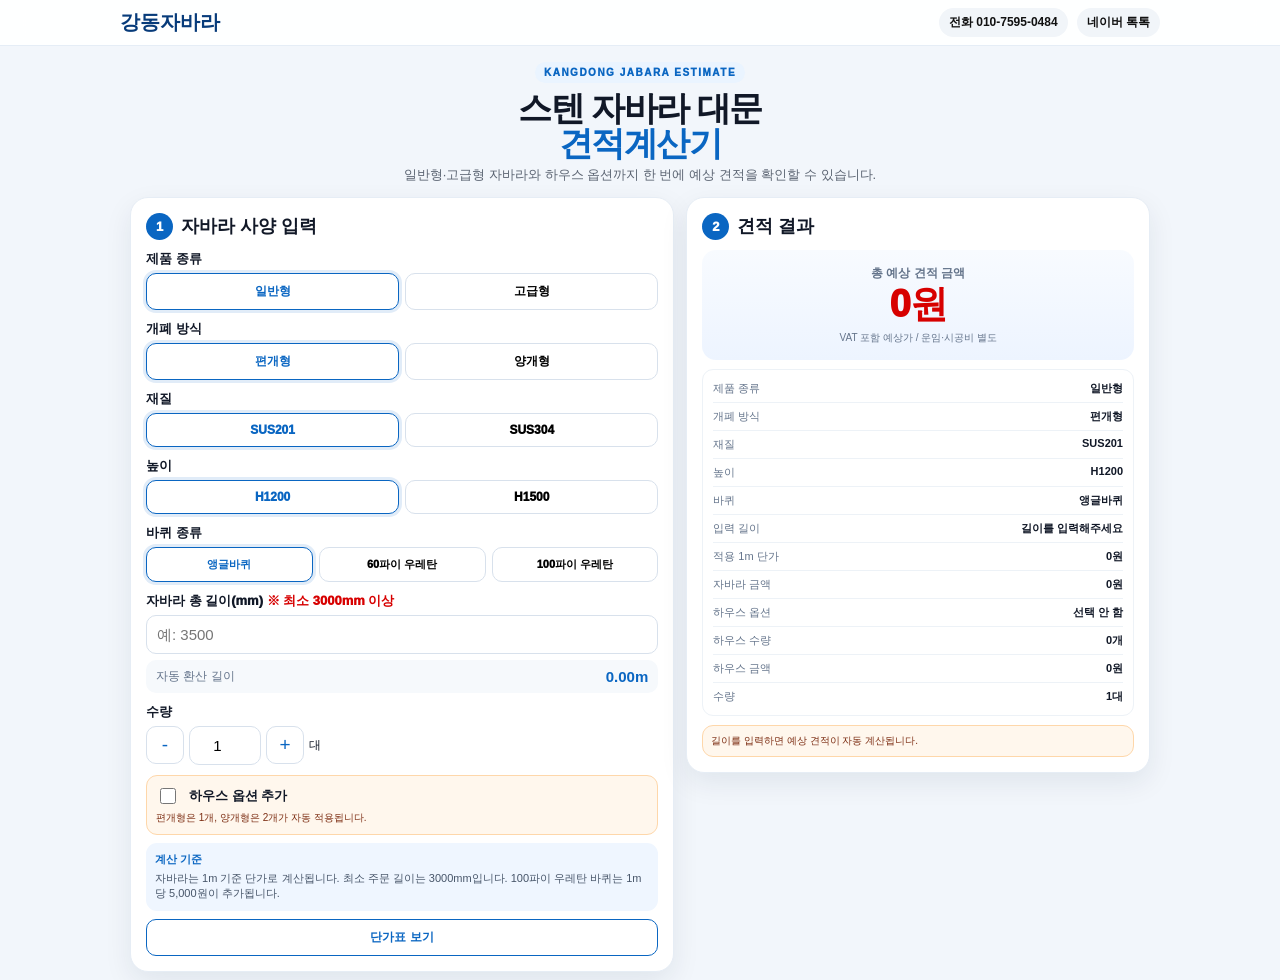
<file: index.html>
<!doctype html>
<html lang="ko">
<head>
<meta charset="utf-8">
<meta name="viewport" content="width=device-width,initial-scale=1">
<title>강동자바라 자바라 견적계산기</title>
<link rel="stylesheet" href="jabara-v3.css?v=4">
</head>
<body>
<header class="topbar">
  <div class="brand">강동자바라</div>
  <div class="topLinks">
    <a href="tel:01075950484">전화 010-7595-0484</a>
    <a href="https://talk.naver.com/ct/w4a85f?frm=psf" target="_blank">네이버 톡톡</a>
  </div>
</header>

<main class="wrap">
  <section class="hero">
    <div class="badge">KANGDONG JABARA ESTIMATE</div>
    <h1>스텐 자바라 대문<br><span>견적계산기</span></h1>
    <p>일반형·고급형 자바라와 하우스 옵션까지 한 번에 예상 견적을 확인할 수 있습니다.</p>
    <div class="heroBtns">
      <a href="#calculator">견적 바로 계산하기</a>
      <a class="dark" href="https://talk.naver.com/ct/w4a85f?frm=psf" target="_blank">톡톡 문의하기</a>
      <a class="foldCalc" href="fold-calculator.html" target="_blank" rel="noopener">자바라 접힘 계산기</a>
    </div>
  </section>

  <section class="features">
    <div><b>제품형 선택</b><span>일반형 / 고급형</span></div>
    <div><b>길이 입력</b><span>mm 입력 시 m 자동 변환</span></div>
    <div><b>바퀴 선택</b><span>100파이는 m당 추가금</span></div>
    <div><b>하우스 옵션</b><span>필요 시 1회 추가</span></div>
  </section>

  <section class="calculator" id="calculator">
    <div class="card">
      <div class="sectionTitle"><em>1</em><h2>자바라 사양 입력</h2></div>

      <label>제품 종류</label>
      <div class="optionGrid two" id="typeOptions"></div>

      <label>개폐 방식</label>
      <div class="optionGrid two" id="openOptions"></div>

      <label>재질</label>
      <div class="optionGrid two" id="materialOptions"></div>

      <label>높이</label>
      <div class="optionGrid two" id="heightOptions"></div>

      <label>바퀴 종류</label>
      <div class="optionGrid three" id="wheelOptions"></div>

      <label>자바라 총 길이(mm) <span style="font-size:13px;color:#d70000;">※ 최소 3000mm 이상</span></label>
      <input id="length" class="textInput" type="number" placeholder="예: 3500" min="1" step="1">

      <div class="meterBox">
        <span>자동 환산 길이</span>
        <b id="meterText">0.00m</b>
      </div>

      <div class="splitBox" id="splitBox">
        <b>양개형 자동 분할</b>
        <div>
          <span>좌측 <strong id="leftLengthText">0mm</strong></span>
          <span>우측 <strong id="rightLengthText">0mm</strong></span>
        </div>
        <p>양개형은 총 길이를 좌·우 두 제품으로 자동 분할합니다.</p>
      </div>

      <label>수량</label>
      <div class="qtyRow">
        <button type="button" id="minus">-</button>
        <input id="qty" type="number" value="1" min="1" max="99">
        <button type="button" id="plus">+</button>
        <span>대</span>
      </div>

      <div class="houseCheck">
        <label class="checkLabel"><input id="houseUse" type="checkbox"> 하우스 옵션 추가</label>
        <p id="houseHelpText">편개형은 1개, 양개형은 2개가 자동 적용됩니다.</p>
      </div>

      <div class="housePanel" id="housePanel">
        <label>하우스 높이</label>
        <div class="optionGrid two" id="houseHeightOptions"></div>

        <label>하우스 재질</label>
        <div class="optionGrid two" id="houseMaterialOptions"></div>

        <label>하우스 깊이 구간</label>
        <div class="optionGrid depth" id="houseDepthOptions"></div>
      </div>

      <div class="info blue">
        <b>계산 기준</b>
        <p>자바라는 1m 기준 단가로 계산됩니다. 최소 주문 길이는 3000mm입니다. 100파이 우레탄 바퀴는 1m당 5,000원이 추가됩니다.</p>
      </div>

      <button class="tableBtn" type="button" id="toggleTable">단가표 보기</button>
      <div class="tables" id="tables">
        <h3>자바라 단가표</h3>
        <table id="jabaraTable"></table>
        <h3>바퀴 추가금</h3>
        <table>
          <tr><th>바퀴</th><th>추가금</th></tr>
          <tr><td>앵글바퀴</td><td>추가금 없음</td></tr>
          <tr><td>60파이 우레탄</td><td>추가금 없음</td></tr>
          <tr><td>100파이 우레탄</td><td>1m당 +5,000원</td></tr>
        </table>
        <h3>하우스 단가표</h3>
        <table id="houseTable"></table>
      </div>
    </div>

    <div class="card resultCard">
      <div class="sectionTitle"><em>2</em><h2>견적 결과</h2></div>

      <div class="totalBox">
        <span>총 예상 견적 금액</span>
        <strong id="total">0원</strong>
        <small>VAT 포함 예상가 / 운임·시공비 별도</small>
      </div>

      <dl class="summary">
        <div><dt>제품 종류</dt><dd id="typeText">일반형</dd></div>
        <div><dt>개폐 방식</dt><dd id="openText">편개형</dd></div>
        <div><dt>재질</dt><dd id="materialText">SUS201</dd></div>
        <div><dt>높이</dt><dd id="heightText">H1200</dd></div>
        <div><dt>바퀴</dt><dd id="wheelText">앵글바퀴</dd></div>
        <div><dt>입력 길이</dt><dd id="lengthText">길이를 입력해주세요</dd></div>
        <div id="splitSummaryRow"><dt>양개형 자동 분할</dt><dd id="splitSummaryText">-</dd></div>
        <div><dt>적용 1m 단가</dt><dd id="meterRateText">0원</dd></div>
        <div><dt>자바라 금액</dt><dd id="jabaraTotalText">0원</dd></div>
        <div><dt>하우스 옵션</dt><dd id="houseText">선택 안 함</dd></div>
        <div><dt>하우스 수량</dt><dd id="houseQtyText">0개</dd></div>
        <div><dt>하우스 금액</dt><dd id="housePriceText">0원</dd></div>
        <div><dt>수량</dt><dd id="qtyText">1대</dd></div>
      </dl>

      <div class="guideBox">
        <p id="guideText">길이를 입력하면 예상 견적이 자동 계산됩니다.</p>
      </div>

      <!-- 하단 문의/주문 버튼 및 안내문 제거 -->
    </div>
  </section>
</main>



<script src="jabara-prices-v3.js?v=4"></script>
<script src="jabara-v3.js?v=4"></script>
</body>
</html>
</file>
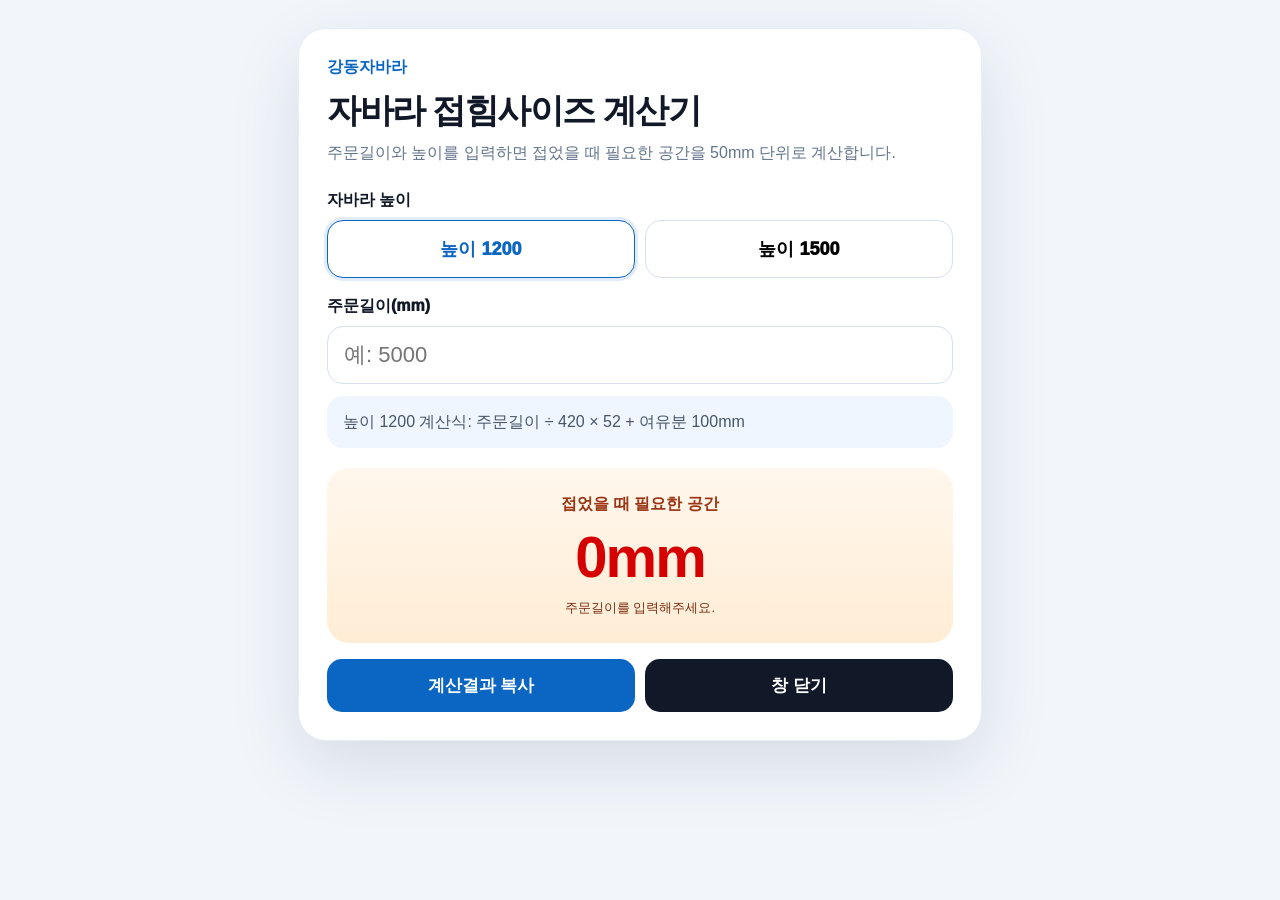
<file: fold-calculator.html>
<!doctype html>
<html lang="ko">
<head>
<meta charset="utf-8">
<meta name="viewport" content="width=device-width,initial-scale=1">
<title>강동자바라 접힘사이즈 계산기</title>
<style>
*{box-sizing:border-box}body{margin:0;font-family:Arial,'Malgun Gothic',sans-serif;background:#f2f6fb;color:#111827}.wrap{width:min(720px,100%);margin:auto;padding:28px 18px}.card{background:#fff;border:1px solid #e5edf6;border-radius:28px;padding:28px;box-shadow:0 24px 70px rgba(18,38,63,.12)}.brand{font-size:16px;font-weight:1000;color:#0a66c2}.title{margin:10px 0 6px;font-size:34px;letter-spacing:-1.5px}.desc{margin:0 0 24px;color:#64748b;line-height:1.6}label{display:block;margin:18px 0 9px;font-weight:1000}.heightBtns{display:grid;grid-template-columns:1fr 1fr;gap:10px}.heightBtns button{padding:16px;border:1px solid #d8e1ec;border-radius:16px;background:#fff;font-size:18px;font-weight:1000;cursor:pointer}.heightBtns button.active{border-color:#0a66c2;color:#0a66c2;box-shadow:0 0 0 3px rgba(10,102,194,.12)}input{width:100%;height:58px;border:1px solid #d8e1ec;border-radius:16px;padding:0 16px;font-size:22px;outline:none}.formula{margin-top:12px;padding:14px 16px;background:#eff6ff;border-radius:16px;color:#475569;line-height:1.55}.result{margin-top:20px;padding:26px 18px;border-radius:22px;text-align:center;background:linear-gradient(180deg,#fff7ed,#ffedd5)}.result span{display:block;color:#9a3412;font-weight:900}.result strong{display:block;margin:8px 0;font-size:58px;color:#d70000;letter-spacing:-2px}.result small{color:#7c2d12}.actions{display:grid;grid-template-columns:1fr 1fr;gap:10px;margin-top:16px}.actions button{padding:15px;border:0;border-radius:15px;font-size:17px;font-weight:1000;cursor:pointer}.copy{background:#0a66c2;color:#fff}.close{background:#111827;color:#fff}@media(max-width:520px){.card{padding:22px}.title{font-size:29px}.result strong{font-size:48px}.actions{grid-template-columns:1fr}}
</style>
</head>
<body>
<main class="wrap">
  <section class="card">
    <div class="brand">강동자바라</div>
    <h1 class="title">자바라 접힘사이즈 계산기</h1>
    <p class="desc">주문길이와 높이를 입력하면 접었을 때 필요한 공간을 50mm 단위로 계산합니다.</p>

    <label>자바라 높이</label>
    <div class="heightBtns">
      <button type="button" data-height="1200" class="active">높이 1200</button>
      <button type="button" data-height="1500">높이 1500</button>
    </div>

    <label for="length">주문길이(mm)</label>
    <input id="length" type="number" min="1" inputmode="numeric" placeholder="예: 5000">

    <div class="formula" id="formula">높이 1200 계산식: 주문길이 ÷ 420 × 52 + 여유분 100mm</div>

    <div class="result">
      <span>접었을 때 필요한 공간</span>
      <strong id="result">0mm</strong>
      <small id="detail">주문길이를 입력해주세요.</small>
    </div>

    <div class="actions">
      <button class="copy" type="button" id="copy">계산결과 복사</button>
      <button class="close" type="button" onclick="window.close()">창 닫기</button>
    </div>
  </section>
</main>
<script>
let height=1200;
const lengthEl=document.getElementById('length');
const resultEl=document.getElementById('result');
const detailEl=document.getElementById('detail');
const formulaEl=document.getElementById('formula');
function strictCeil50(value){return (Math.floor(value/50)+1)*50;}
function calculate(){
  const length=Number(lengthEl.value)||0;
  const divisor=height===1200?420:450;
  formulaEl.textContent=`높이 ${height} 계산식: 주문길이 ÷ ${divisor} × 52 + 여유분 100mm`;
  if(length<=0){resultEl.textContent='0mm';detailEl.textContent='주문길이를 입력해주세요.';return;}
  const raw=length/divisor*52+100;
  const rounded=strictCeil50(raw);
  resultEl.textContent=rounded.toLocaleString()+'mm';
  detailEl.textContent=`계산값 ${raw.toFixed(1)}mm → 50mm 단위 올림 적용`;
}
document.querySelectorAll('[data-height]').forEach(btn=>btn.addEventListener('click',()=>{
  height=Number(btn.dataset.height);
  document.querySelectorAll('[data-height]').forEach(b=>b.classList.toggle('active',b===btn));
  calculate();
}));
lengthEl.addEventListener('input',calculate);
document.getElementById('copy').addEventListener('click',async()=>{
  const length=Number(lengthEl.value)||0;
  if(!length){alert('주문길이를 입력해주세요.');return;}
  const text=`[자바라 접힘사이즈]\n높이: ${height}mm\n주문길이: ${length.toLocaleString()}mm\n접힘공간: ${resultEl.textContent}`;
  try{await navigator.clipboard.writeText(text);alert('계산결과를 복사했습니다.');}
  catch(e){alert(text);}
});
calculate();
</script>
</body>
</html>
</file>
<file: jabara-v3.css>
*{box-sizing:border-box}html{scroll-behavior:smooth}body{margin:0;font-family:Arial,'Malgun Gothic','Apple SD Gothic Neo',sans-serif;background:#f2f6fb;color:#111827}.topbar{position:sticky;top:0;z-index:10;height:68px;background:rgba(255,255,255,.92);backdrop-filter:blur(12px);border-bottom:1px solid #e5edf6;display:flex;align-items:center;justify-content:space-between;padding:0 max(18px,calc((100vw - 1160px)/2))}.brand{font-size:27px;font-weight:1000;color:#073b7a}.topLinks{display:flex;gap:9px}.topLinks a{padding:10px 14px;border-radius:999px;background:#f1f5f9;color:#111;text-decoration:none;font-weight:900}.wrap{width:min(1160px,100%);margin:auto;padding:0 18px}.hero{padding:54px 0 40px;text-align:center}.badge{display:inline-block;padding:8px 13px;border-radius:999px;background:#eaf4ff;color:#0a66c2;font-size:12px;font-weight:1000;letter-spacing:1.5px}.hero h1{margin:18px 0 14px;font-size:clamp(42px,7vw,76px);line-height:1.04;letter-spacing:-3px}.hero h1 span{color:#0a66c2}.hero p{max-width:760px;margin:0 auto;font-size:18px;line-height:1.7;color:#5b6472}.heroBtns{display:flex;gap:12px;justify-content:center;flex-wrap:wrap;margin-top:24px}.heroBtns a{padding:17px 24px;border-radius:16px;background:#0a66c2;color:#fff;text-decoration:none;font-size:18px;font-weight:1000;box-shadow:0 16px 35px rgba(10,102,194,.24)}.heroBtns .dark{background:#111827}.heroBtns .foldCalc{background:#f59e0b;color:#fff}.features{display:grid;grid-template-columns:repeat(4,1fr);gap:12px;margin-bottom:22px}.features div{padding:20px;background:#fff;border:1px solid #e6edf5;border-radius:20px;box-shadow:0 10px 35px rgba(18,38,63,.08)}.features b{display:block;color:#0a66c2;font-size:18px;margin-bottom:7px}.features span{color:#667085;line-height:1.5}.calculator{display:grid;grid-template-columns:1.16fr .94fr;gap:22px;align-items:start}.card{padding:26px;background:#fff;border:1px solid #e6edf5;border-radius:28px;box-shadow:0 24px 70px rgba(18,38,63,.12)}.sectionTitle{display:flex;align-items:center;gap:12px;margin-bottom:22px}.sectionTitle em{display:grid;place-items:center;width:34px;height:34px;border-radius:50%;background:#0a66c2;color:#fff;font-style:normal;font-weight:1000}.sectionTitle h2{margin:0;font-size:24px}label{display:block;margin:20px 0 10px;font-weight:1000}.optionGrid{display:grid;gap:10px}.optionGrid.two{grid-template-columns:repeat(2,1fr)}.optionGrid.three{grid-template-columns:repeat(3,1fr)}.optionGrid.depth{grid-template-columns:repeat(2,1fr)}.optBtn{border:1px solid #d8e1ec;background:#fff;border-radius:16px;padding:16px 8px;text-align:center;font-weight:1000;cursor:pointer;transition:.15s}.optBtn.isActive{border-color:#0a66c2;box-shadow:0 0 0 3px rgba(10,102,194,.12);color:#0a66c2}.optionGrid.three .optBtn,.optionGrid.depth .optBtn{font-size:14px}.textInput,.qtyRow input{height:56px;width:100%;border:1px solid #d8e1ec;border-radius:16px;padding:0 16px;font-size:20px;outline:none}.meterBox{display:flex;justify-content:space-between;margin-top:12px;padding:14px 16px;border-radius:16px;background:#f6f9fc;color:#64748b}.meterBox b{font-size:20px;color:#0a66c2}.qtyRow{display:flex;align-items:center;gap:8px}.qtyRow button{width:48px;height:48px;border:1px solid #d8e1ec;background:#fff;border-radius:14px;font-size:24px;color:#0a66c2;cursor:pointer}.qtyRow input{max-width:92px;text-align:center}.houseCheck{margin-top:22px;background:#fff7ed;border:1px solid #fed7aa;border-radius:18px;padding:16px}.checkLabel{margin:0;display:flex;align-items:center;gap:10px;font-size:18px}.checkLabel input{width:20px;height:20px}.houseCheck p{margin:9px 0 0;color:#7c2d12;font-size:13px}.housePanel{display:none;margin-top:12px;padding:16px;border:1px solid #e5edf6;border-radius:18px;background:#fafcff}.housePanel.show{display:block}.info{margin-top:18px;padding:17px;border-radius:18px;line-height:1.6}.info.blue{background:#eff6ff;color:#475569}.info b{display:block;margin-bottom:4px;color:#0a66c2}.info p{margin:0}.tableBtn{width:100%;margin-top:16px;padding:15px;border:1px solid #0a66c2;border-radius:16px;background:#fff;color:#0a66c2;font-size:16px;font-weight:1000;cursor:pointer}.tables{display:none;margin-top:15px}.tables.open{display:block}.tables h3{margin:18px 0 8px}.tables table{width:100%;border-collapse:collapse;font-size:14px;margin-bottom:12px}.tables th,.tables td{border:1px solid #d8e1ec;padding:9px;text-align:right}.tables th{background:#f8fafc}.totalBox{text-align:center;padding:28px 18px;border-radius:24px;background:linear-gradient(180deg,#f8fbff,#edf4ff)}.totalBox span{display:block;color:#64748b;font-weight:1000}.totalBox strong{display:block;margin:8px 0;font-size:clamp(46px,6vw,68px);line-height:1.05;color:#d70000;font-weight:1000;letter-spacing:-2px}.totalBox small{color:#64748b}.summary{margin:18px 0;padding:12px 16px;border:1px solid #edf2f7;border-radius:18px;background:#fff}.summary div{display:flex;justify-content:space-between;gap:14px;padding:11px 0;border-bottom:1px solid #edf2f7}.summary div:last-child{border-bottom:0}.summary dt{color:#64748b}.summary dd{margin:0;text-align:right;font-weight:900}.guideBox{background:#fff7ed;border:1px solid #fed7aa;border-radius:18px;padding:15px;margin-bottom:16px}.guideBox p{margin:0;color:#7c2d12;font-size:13px;line-height:1.5}.actions{display:grid;gap:10px}.actions button,.actions a{width:100%;padding:17px;border:0;border-radius:16px;text-align:center;text-decoration:none;font-size:18px;font-weight:1000;cursor:pointer}.actions button{background:#111;color:#fff}.actions .talk{background:#03c75a;color:#fff}.actions .phone{background:#0a66c2;color:#fff}.notice{font-size:13px;color:#7a8594;line-height:1.6}footer{margin-top:30px;padding:28px;background:#0b1220;color:#dbeafe;text-align:center;display:flex;gap:12px;justify-content:center;flex-wrap:wrap}@media(max-width:980px){.calculator{grid-template-columns:1fr}.features{grid-template-columns:repeat(2,1fr)}.optionGrid.three{grid-template-columns:1fr}}@media(max-width:560px){.topbar{height:auto;padding:12px 16px;align-items:flex-start;gap:10px;flex-direction:column}.topLinks{width:100%;display:grid;grid-template-columns:1fr 1fr}.topLinks a{text-align:center}.features{grid-template-columns:1fr}.card{padding:20px;border-radius:24px}.hero h1{letter-spacing:-1.5px}.optionGrid.depth{grid-template-columns:1fr}}
.splitBox{display:none;margin-top:12px;padding:16px;border:1px solid #bcd3f5;border-radius:18px;background:#f2f7ff}
.splitBox.show{display:block}
.splitBox>b{display:block;color:#0a66c2;margin-bottom:10px}
.splitBox>div{display:grid;grid-template-columns:1fr 1fr;gap:10px}
.splitBox>div span{padding:11px 12px;border-radius:13px;background:#fff;color:#64748b;text-align:center}
.splitBox strong{display:block;margin-top:4px;color:#0a66c2;font-size:19px}
.splitBox p{margin:10px 0 0;color:#526174;font-size:13px;line-height:1.5}
#splitSummaryRow{display:none}
#splitSummaryRow.show{display:flex}
.actions .order{background:#f97316;color:#fff}
@media(max-width:560px){.splitBox>div{grid-template-columns:1fr}}

/* 상세페이지 임베드용: 하단 여백 최소화 */
.wrap{padding-bottom:12px}
.calculator{margin-bottom:0}
.resultCard{padding-bottom:18px}
body{padding-bottom:0}

/* 2026-10 상세페이지용 컴팩트 레이아웃 */
.topbar{height:46px;padding-left:max(12px,calc((100vw - 1040px)/2));padding-right:max(12px,calc((100vw - 1040px)/2))}
.brand{font-size:20px}.topLinks a{padding:6px 10px;font-size:12px}.wrap{width:min(1040px,100%);padding:0 10px 8px}
.hero{padding:16px 0 12px}.badge{padding:5px 9px;font-size:10px}.hero h1{margin:8px 0 6px;font-size:34px;line-height:1.02;letter-spacing:-1.5px}.hero p{font-size:13px;line-height:1.4}.heroBtns{display:none}.features{display:none}
.calculator{grid-template-columns:1.08fr .92fr;gap:12px}.card{padding:15px;border-radius:18px;box-shadow:0 10px 28px rgba(18,38,63,.08)}.sectionTitle{gap:8px;margin-bottom:10px}.sectionTitle em{width:27px;height:27px;font-size:13px}.sectionTitle h2{font-size:18px}
label{margin:10px 0 5px;font-size:13px}.optionGrid{gap:6px}.optBtn{border-radius:10px;padding:9px 5px;font-size:12px}.optionGrid.three .optBtn,.optionGrid.depth .optBtn{font-size:11px}.textInput,.qtyRow input{height:39px;border-radius:10px;padding:0 10px;font-size:15px}.meterBox{margin-top:6px;padding:8px 10px;border-radius:10px;font-size:12px}.meterBox b{font-size:15px}.splitBox{margin-top:6px;padding:9px;border-radius:11px}.splitBox>b{margin-bottom:5px;font-size:12px}.splitBox>div{gap:5px}.splitBox>div span{padding:6px;border-radius:8px;font-size:11px}.splitBox strong{margin-top:2px;font-size:14px}.splitBox p{margin:5px 0 0;font-size:10px}.qtyRow{gap:5px}.qtyRow button{width:38px;height:38px;border-radius:10px;font-size:19px}.qtyRow input{max-width:72px}.qtyRow span{font-size:12px}.houseCheck{margin-top:10px;border-radius:11px;padding:9px}.checkLabel{font-size:13px}.checkLabel input{width:16px;height:16px}.houseCheck p{margin:4px 0 0;font-size:10px}.housePanel{margin-top:6px;padding:9px;border-radius:11px}.info{margin-top:8px;padding:9px;border-radius:11px;font-size:11px;line-height:1.4}.tableBtn{margin-top:8px;padding:9px;border-radius:10px;font-size:12px}
.totalBox{padding:15px 10px;border-radius:14px}.totalBox span{font-size:12px}.totalBox strong{margin:3px 0;font-size:38px;letter-spacing:-1px}.totalBox small{font-size:10px}.summary{margin:9px 0;padding:5px 10px;border-radius:11px}.summary div{gap:8px;padding:6px 0;font-size:11px}.guideBox{border-radius:11px;padding:8px;margin-bottom:0}.guideBox p{font-size:10px;line-height:1.35}.resultCard{padding-bottom:15px}
@media(max-width:980px){.calculator{grid-template-columns:1fr 1fr}.optionGrid.three{grid-template-columns:repeat(3,1fr)}}
@media(max-width:700px){.calculator{grid-template-columns:1fr}.hero h1{font-size:28px}.topbar{position:static}.topLinks{display:none}.optionGrid.three{grid-template-columns:repeat(3,1fr)}}
</file>
